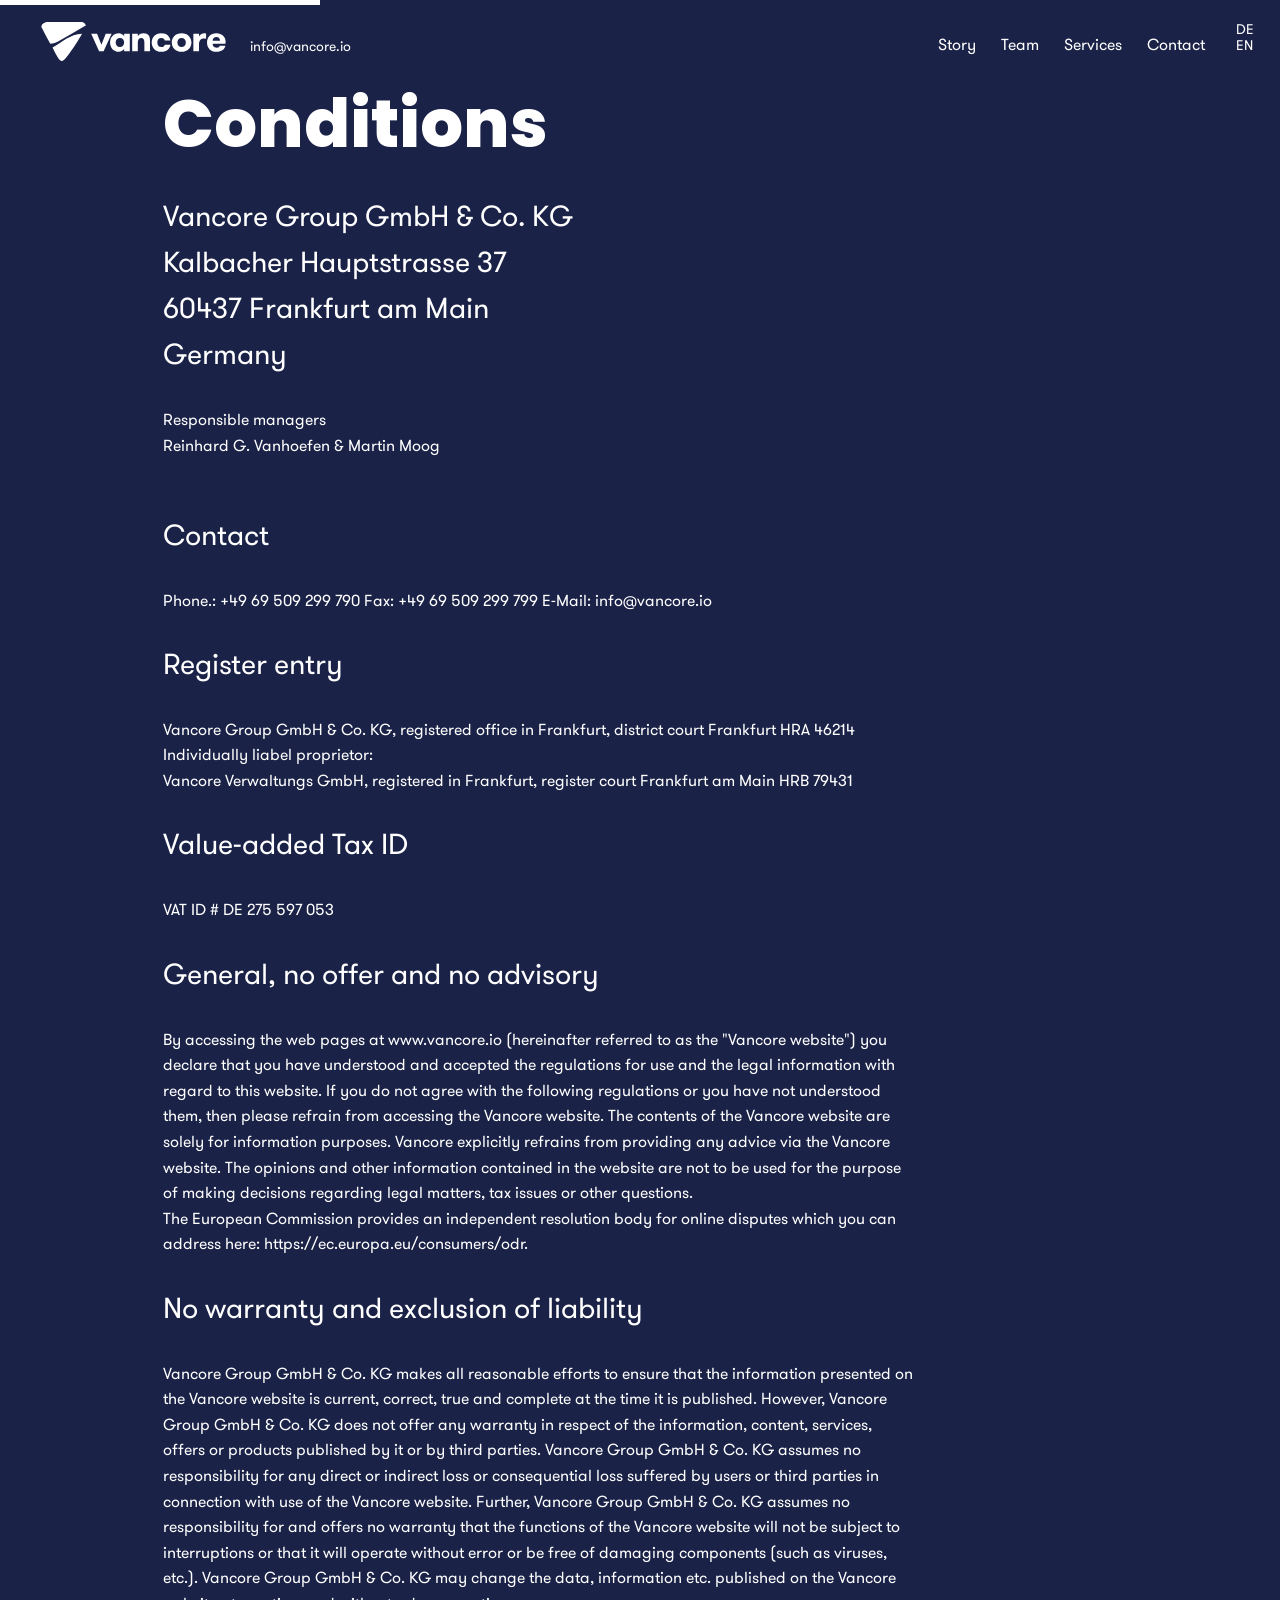
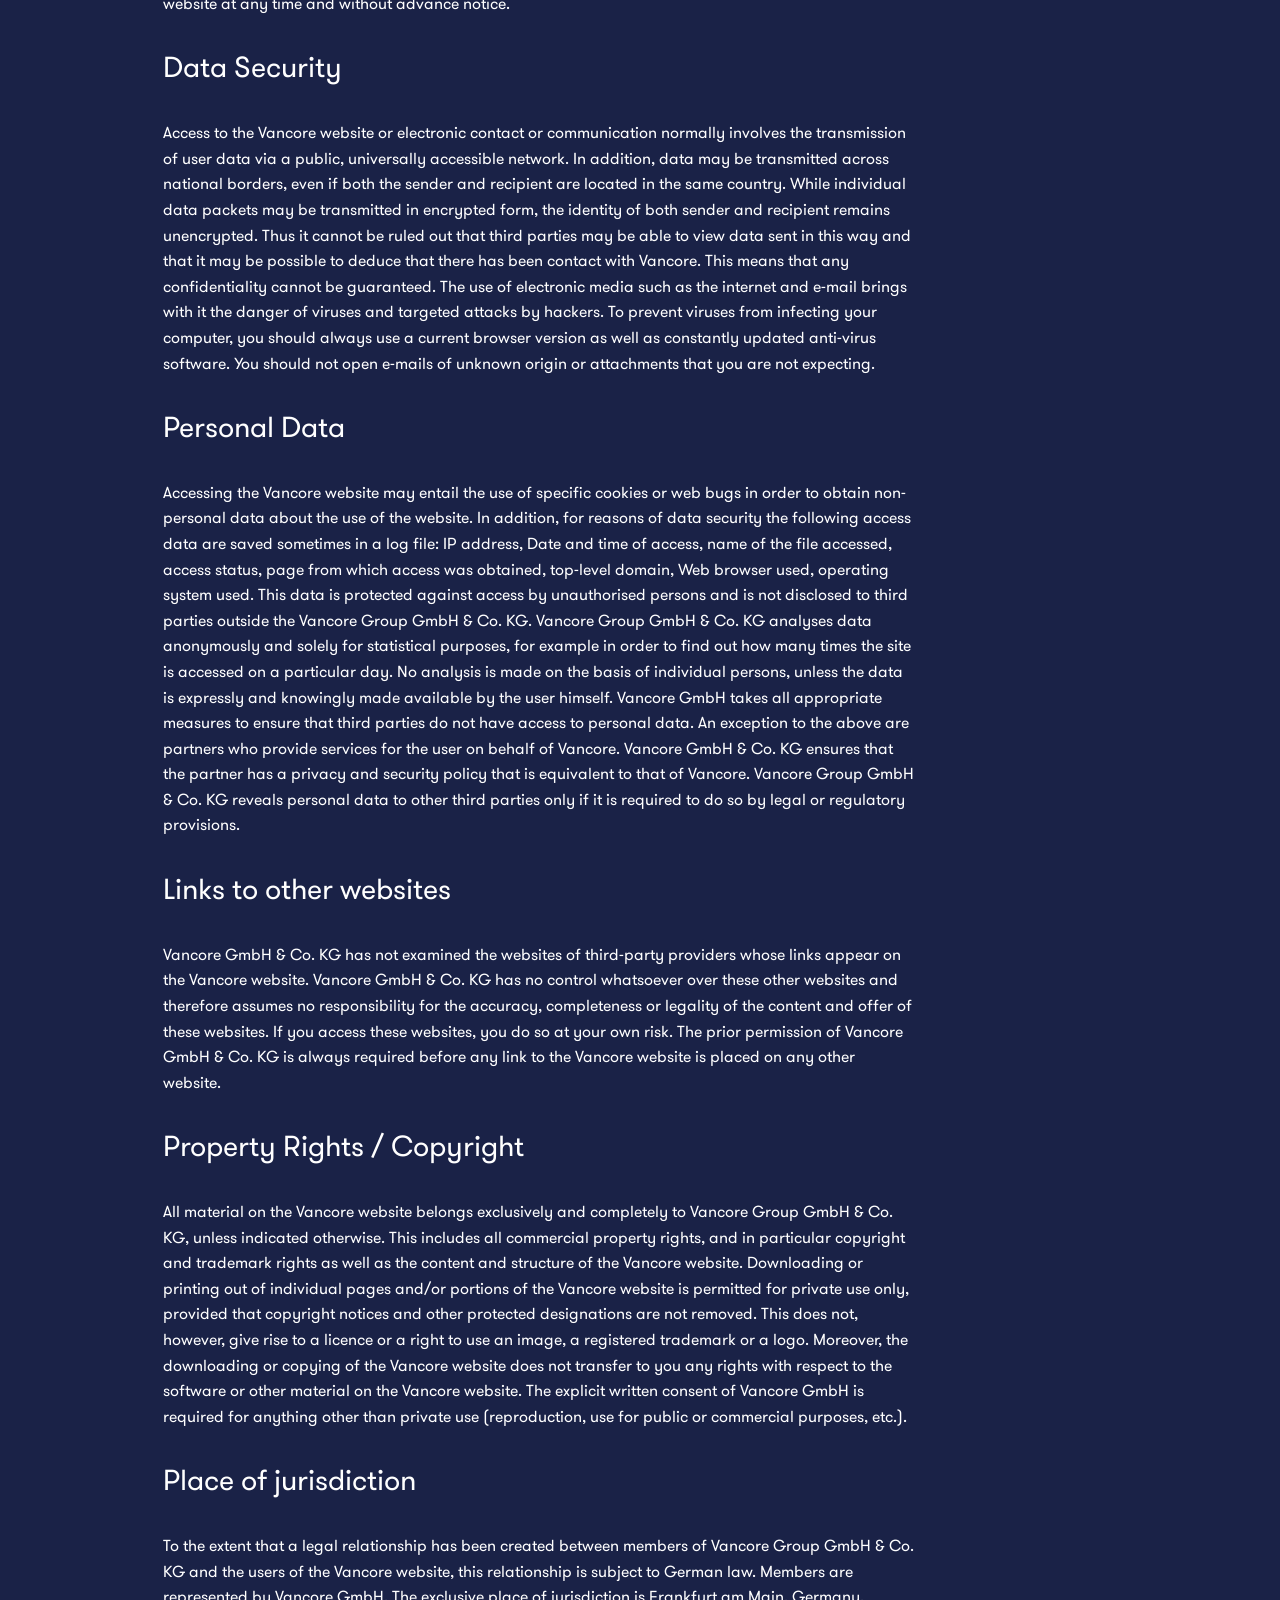
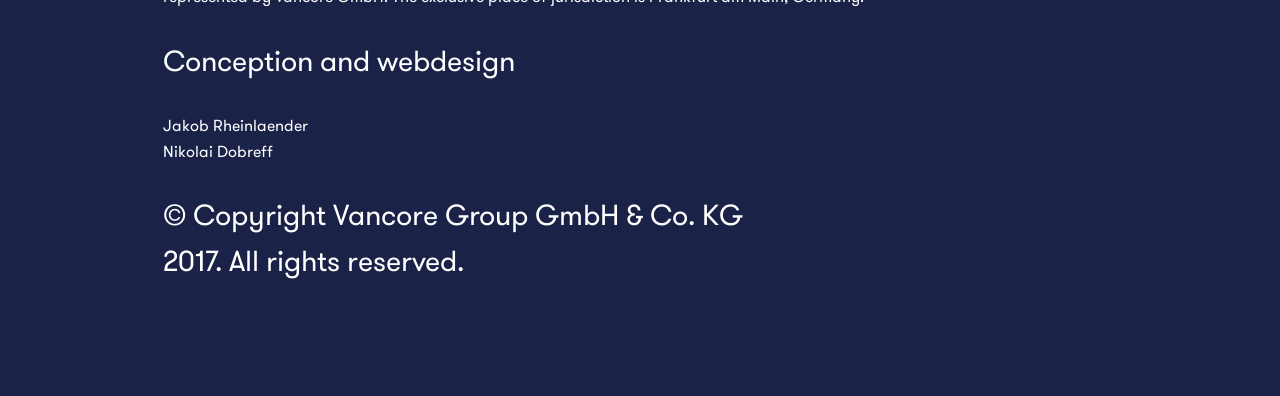
<file: conditions.html>
<!DOCTYPE html PUBLIC "-//W3C//DTD XHTML 1.0 Transitional//EN" "http://www.w3.org/TR/xhtml1/DTD/xhtml1-transitional.dtd">
<html xmlns="http://www.w3.org/1999/xhtml"><head>
<meta http-equiv="Content-Type" content="text/html; charset=UTF-8" />
<title>Vancore – Strategic management consulting</title>
<link href="css/style.css" rel="stylesheet" type="text/css" />
<link href="https://fonts.googleapis.com/css?family=Poppins:400,500,700" rel="stylesheet">
<link href="https://fonts.googleapis.com/css?family=Playfair+Display" rel="stylesheet">
<meta name="viewport" content="width=device-width, initial-scale=1.0, user-scalable=no">
<link rel="icon" type="image/png" href="favicon.png" />

<!-- MENU -->
<link href="css/flexnav.css" rel="stylesheet" type="text/css" />

	<!--PROGRESSBAR-->
	<script src="http://code.jquery.com/jquery-1.11.1.min.js"></script>
        <script src="js/jquery.scrolline.js"></script>
        <script>
            $(function() {
                $.scrolline();
            });    
    </script>

</head>

<body>

<div id="no-landscape">
<h2>No!</h2>
<p class="copy_l">In order to ensure optimal user experience please view our website in portrait mode.</p>
</div>


<!-- HEADER -->
<header>
<a href="en.html"><img id="logo" src="links/logo.svg" alt="Vancore" /></a>
<a href="en.html#kontakt"><p id="subline">info@vancore.io</p></a>
<ul class="flexnav one-page" data-breakpoint="600"> 
    <li><a href="en.html#intro">Story</li></a>
    <li><a href="en.html#team">Team</a></li>
    <li><a href="en.html#leistung">Services</a></li>
	<li><a href="en.html#kontakt">Contact</a></li>

    <li class="responsive_li"><a href="index.html" >Deutsch</a></li>
</ul>
<div class="menu-button"><img src="links/burger.svg" /></div>

<ul id="language">
<li><a href="index.html">DE</a></li>
<li><a href="#">EN</a></li>
</ul>

</header>



	<section class="dark">
    <div class="container">
    <div class="content">
    <div class="col one"></div>
    <div class="ten col">
    <h2>Conditions</h2>
    </div>
    <div class="col one"></div>
    <div class="col one clear"></div>
    <div class="col eight">
<p class="copy_l">
Vancore Group GmbH & Co. KG<br />
Kalbacher Hauptstrasse 37 <br />
60437 Frankfurt am Main <br />
Germany
</p>
<p class="copy_s">
Responsible managers<br />
Reinhard G. Vanhoefen & Martin Moog<br /><br />

</p>
<p class="copy_l">
Contact
</p>
<p class="copy_s">
Phone.: +49 69 509 299 790
Fax: +49 69 509 299 799
E-Mail: info@vancore.io
</p>
<p class="copy_l">
Register entry
</p>
<p class="copy_s">
Vancore Group GmbH & Co. KG, registered office in Frankfurt, district court Frankfurt HRA 46214<br />
Individually liabel proprietor: <br />
Vancore Verwaltungs GmbH, registered in Frankfurt, register court Frankfurt am Main HRB 79431
<p class="copy_l">
Value-added Tax ID</p>
<p class="copy_s">
VAT ID # DE 275 597 053
</p>
<p class="copy_l">
General, no offer and no advisory
</p>
<p class="copy_s">
By accessing the web pages at www.vancore.io (hereinafter referred to as the "Vancore website") you declare that you have understood and accepted the regulations for use and the legal information with regard to this website. If you do not agree with the following regulations or you have not understood them, then please refrain from accessing the Vancore website. The contents of the Vancore website are solely for information purposes. Vancore explicitly refrains from providing any advice via the Vancore website. The opinions and other information contained in the website are not to be used for the purpose of making decisions regarding legal matters, tax issues or other questions.<br />
The European Commission provides an independent resolution body for online disputes which you can address here: https://ec.europa.eu/consumers/odr. 
</p>
<p class="copy_l">
No warranty and exclusion of liability
</p>
<p class="copy_s">
Vancore Group GmbH & Co. KG makes all reasonable efforts to ensure that the information presented on the Vancore website is current, correct, true and complete at the time it is published. However, Vancore Group GmbH & Co. KG does not offer any warranty in respect of the information, content, services, offers or products published by it or by third parties. Vancore Group GmbH & Co. KG assumes no responsibility for any direct or indirect loss or consequential loss suffered by users or third parties in connection with use of the Vancore website. Further, Vancore Group GmbH & Co. KG assumes no responsibility for and offers no warranty that the functions of the Vancore website will not be subject to interruptions or that it will operate without error or be free of damaging components (such as viruses, etc.). Vancore Group GmbH & Co. KG may change the data, information etc. published on the Vancore website at any time and without advance notice.
</p>
<p class="copy_l">
Data Security

</p>
<p class="copy_s">
Access to the Vancore website or electronic contact or communication normally involves the transmission of user data via a public, universally accessible network. In addition, data may be transmitted across national borders, even if both the sender and recipient are located in the same country. While individual data packets may be transmitted in encrypted form, the identity of both sender and recipient remains unencrypted. Thus it cannot be ruled out that third parties may be able to view data sent in this way and that it may be possible to deduce that there has been contact with Vancore. This means that any confidentiality cannot be guaranteed. The use of electronic media such as the internet and e-mail brings with it the danger of viruses and targeted attacks by hackers. To prevent viruses from infecting your computer, you should always use a current browser version as well as constantly updated anti-virus software. You should not open e-mails of unknown origin or attachments that you are not expecting.

</p>
<p class="copy_l">
Personal Data
</p>
<p class="copy_s">
Accessing the Vancore website may entail the use of specific cookies or web bugs in order to obtain non-personal data about the use of the website. In addition, for reasons of data security the following access data are saved sometimes in a log file: IP address, Date and time of access, name of the file accessed, access status, page from which access was obtained, top-level domain, Web browser used, operating system used. This data is protected against access by unauthorised persons and is not disclosed to third parties outside the Vancore Group GmbH & Co. KG. Vancore Group GmbH & Co. KG analyses data anonymously and solely for statistical purposes, for example in order to find out how many times the site is accessed on a particular day. No analysis is made on the basis of individual persons, unless the data is expressly and knowingly made available by the user himself. Vancore GmbH takes all appropriate measures to ensure that third parties do not have access to personal data. An exception to the above are partners who provide services for the user on behalf of Vancore. Vancore GmbH & Co. KG ensures that the partner has a privacy and security policy that is equivalent to that of Vancore. Vancore Group GmbH & Co. KG reveals personal data to other third parties only if it is required to do so by legal or regulatory provisions.

</p>
<p class="copy_l">
Links to other websites
</p>
<p class="copy_s">
Vancore GmbH & Co. KG has not examined the websites of third-party providers whose links appear on the Vancore website. Vancore GmbH & Co. KG has no control whatsoever over these other websites and therefore assumes no responsibility for the accuracy, completeness or legality of the content and offer of these websites. If you access these websites, you do so at your own risk. The prior permission of Vancore GmbH & Co. KG is always required before any link to the Vancore website is placed on any other website.

<p class="copy_l">
Property Rights / Copyright </p>
<p class="copy_s">
All material on the Vancore website belongs exclusively and completely to Vancore Group GmbH & Co. KG, unless indicated otherwise. This includes all commercial property rights, and in particular copyright and trademark rights as well as the content and structure of the Vancore website. Downloading or printing out of individual pages and/or portions of the Vancore website is permitted for private use only, provided that copyright notices and other protected designations are not removed. This does not, however, give rise to a licence or a right to use an image, a registered trademark or a logo. Moreover, the downloading or copying of the Vancore website does not transfer to you any rights with respect to the software or other material on the Vancore website. The explicit written consent of Vancore GmbH is required for anything other than private use (reproduction, use for public or commercial purposes, etc.).
</p>

<p class="copy_l">Place of jurisdiction</p>
<P class="copy_s">To the extent that a legal relationship has been created between members of Vancore Group GmbH & Co. KG and the users of the Vancore website, this relationship is subject to German law. Members are represented by Vancore GmbH. The exclusive place of jurisdiction is Frankfurt am Main, Germany.
</P>


</p>
<p class="copy_l">Conception and webdesign</p>
<p class="copy_s">
<a href="https://www.xing.com/profile/JakobJ_Rheinlaender" target="_blank">Jakob Rheinlaender</a><br />
<a href="http://www.nikolaidobreff.de" target="_blank">Nikolai Dobreff</a>
</p>

<p class="copy_l">
© Copyright Vancore Group GmbH & Co. KG<br />
2017. All rights reserved.
</p>

    </div>
    <div class="col three"></div>
    </div> 
    </div>   
    </section>

<!--MENU-->
<script type="text/javascript" src="js/jquery.flexnav.min.js"></script>
<script>$(".flexnav").flexNav({
	'animationSpeed' : 400, // default drop animation speed
'transitionOpacity': true, // default opacity animation
'buttonSelector': '.menu-button', // default menu button class
'hoverIntent': false, // use with hoverIntent plugin
'hoverIntentTimeout': 600, // hoverIntent default timeout
'calcItemWidths': false // dynamically calcs top level nav item widths

}
	);</script>


</body>


</html>
</file>
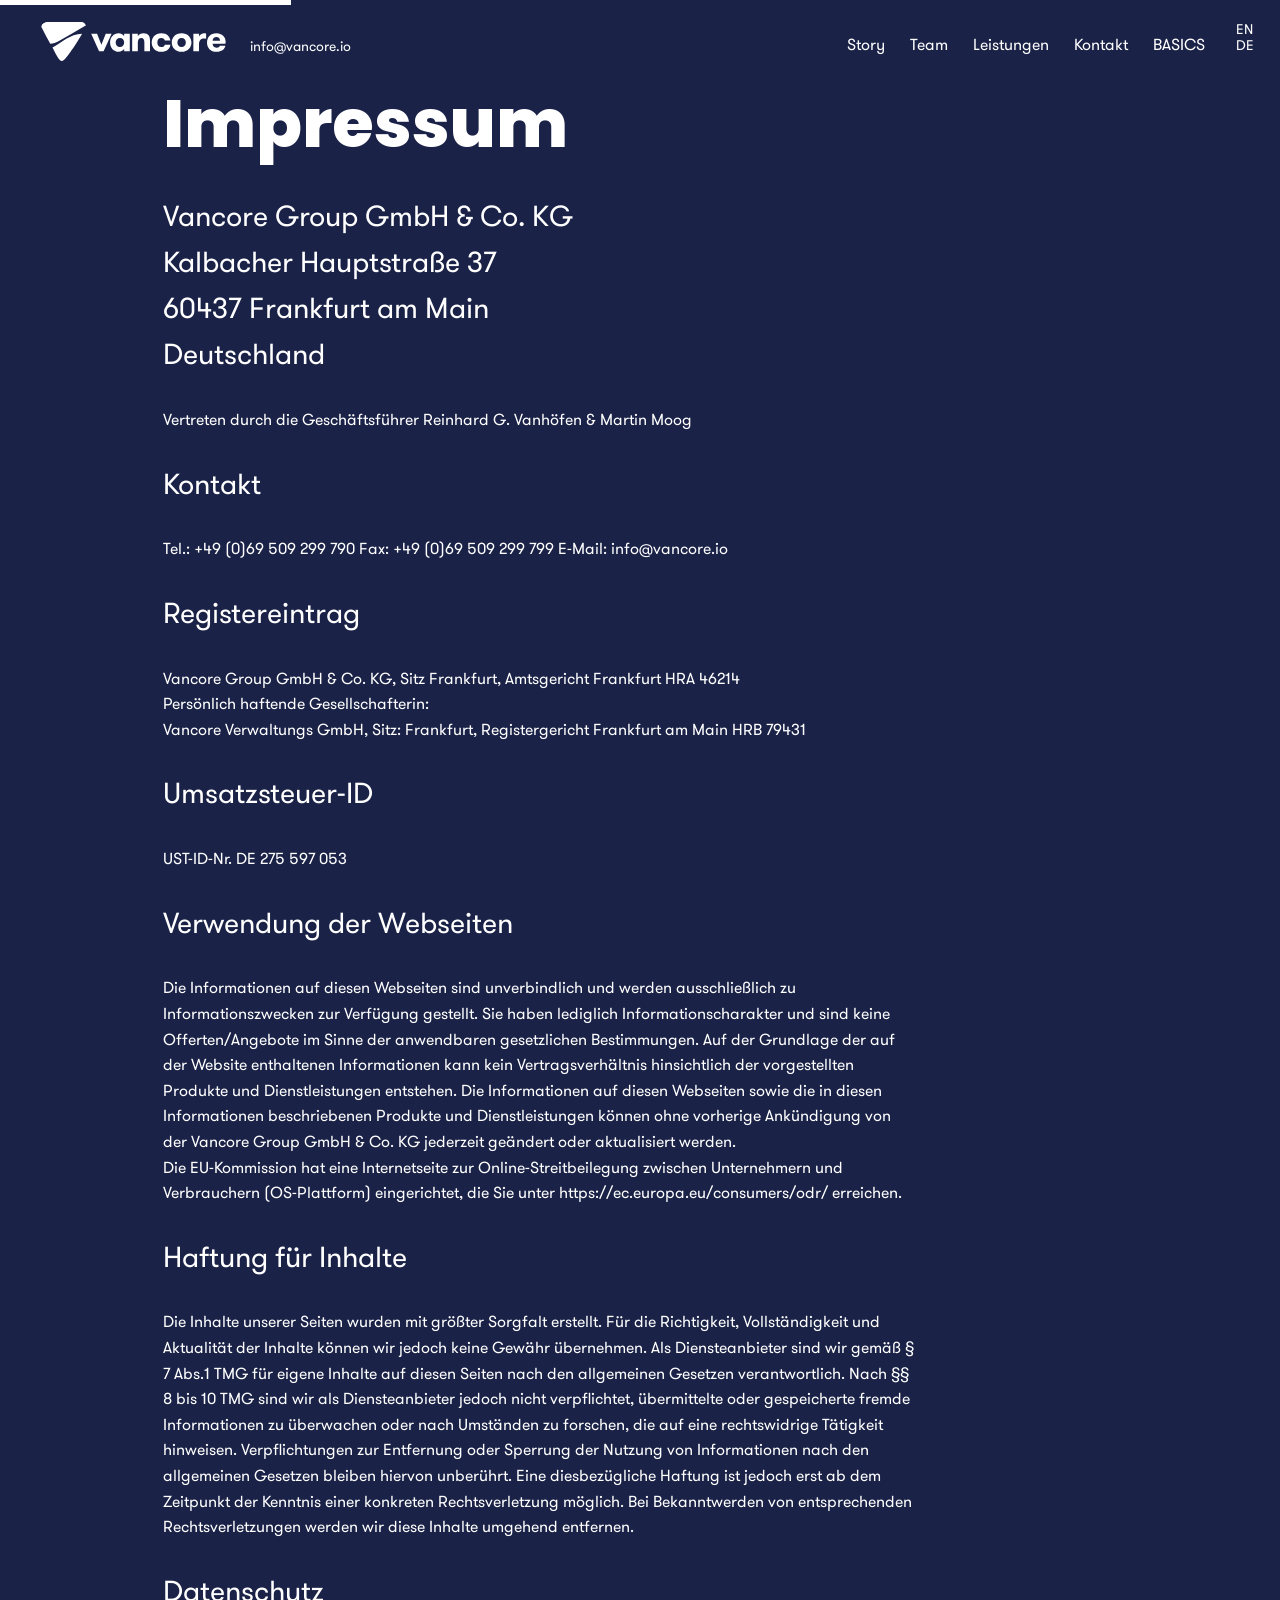
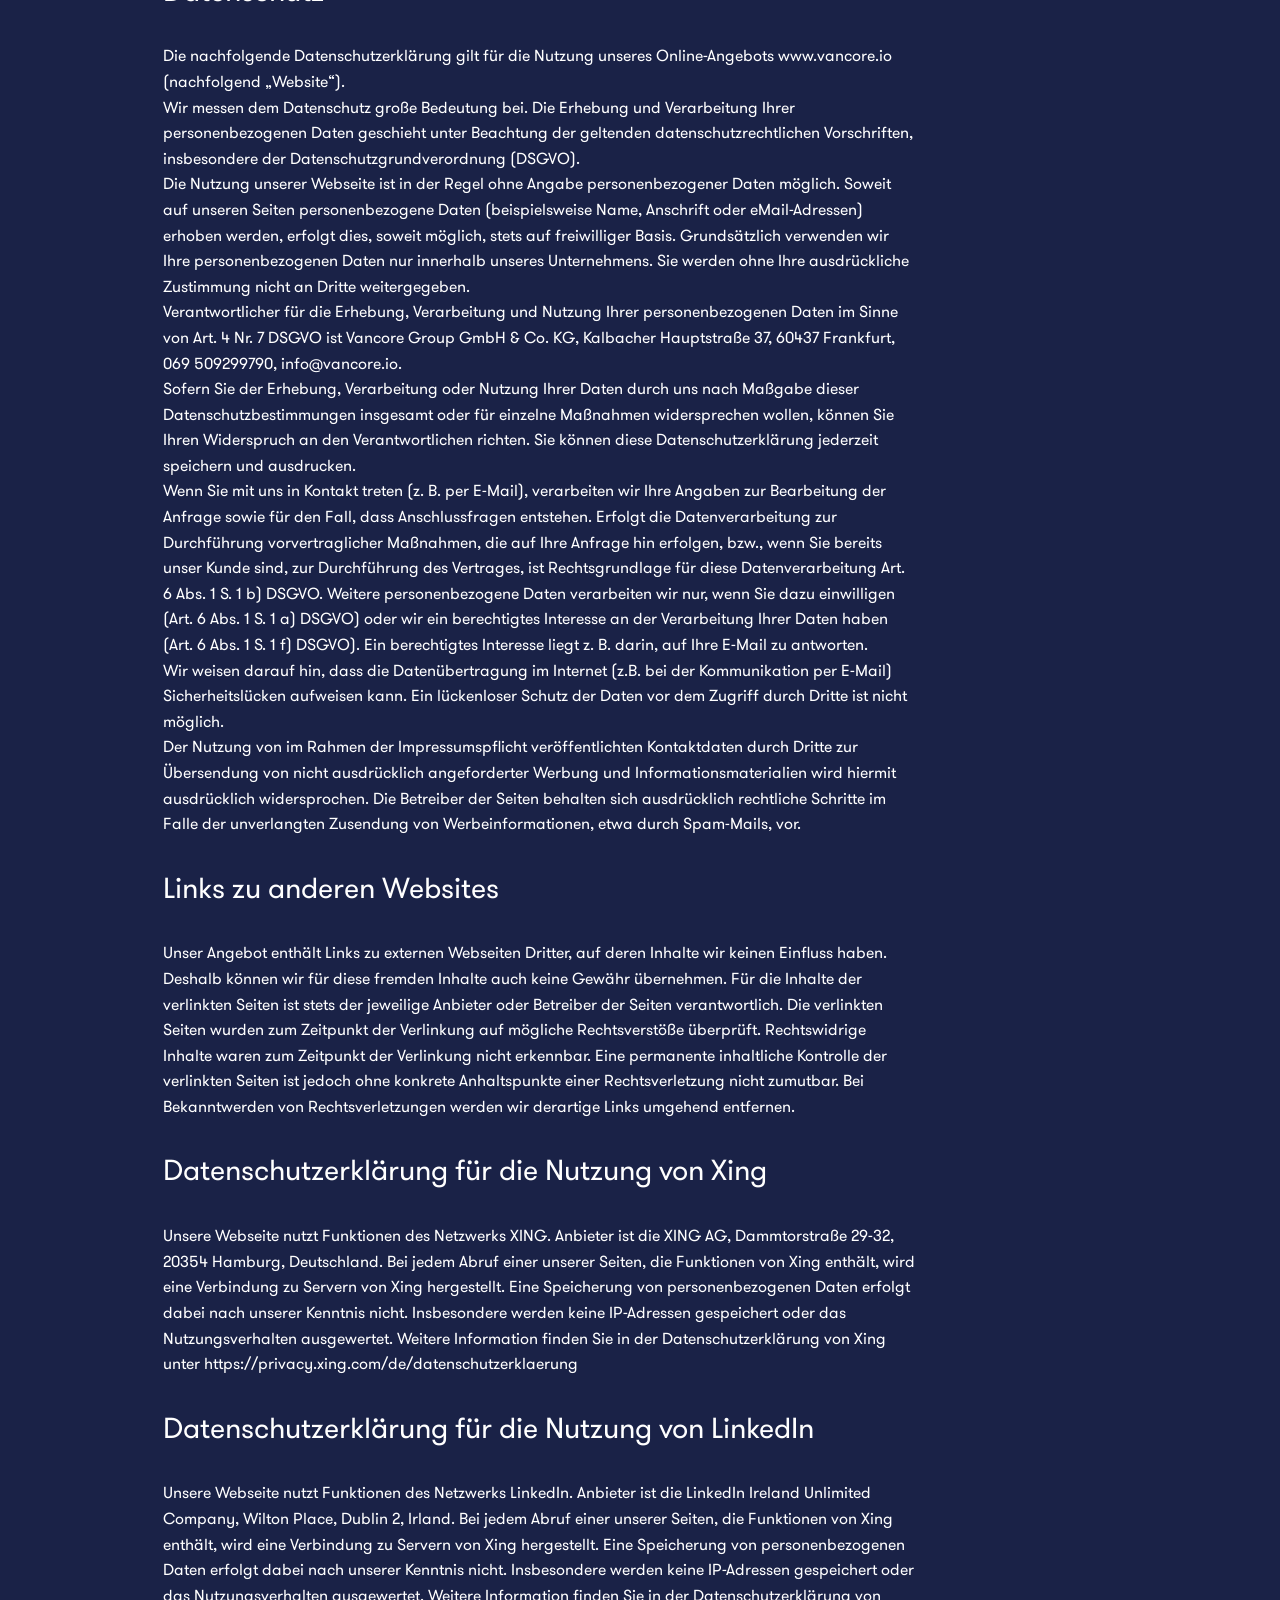
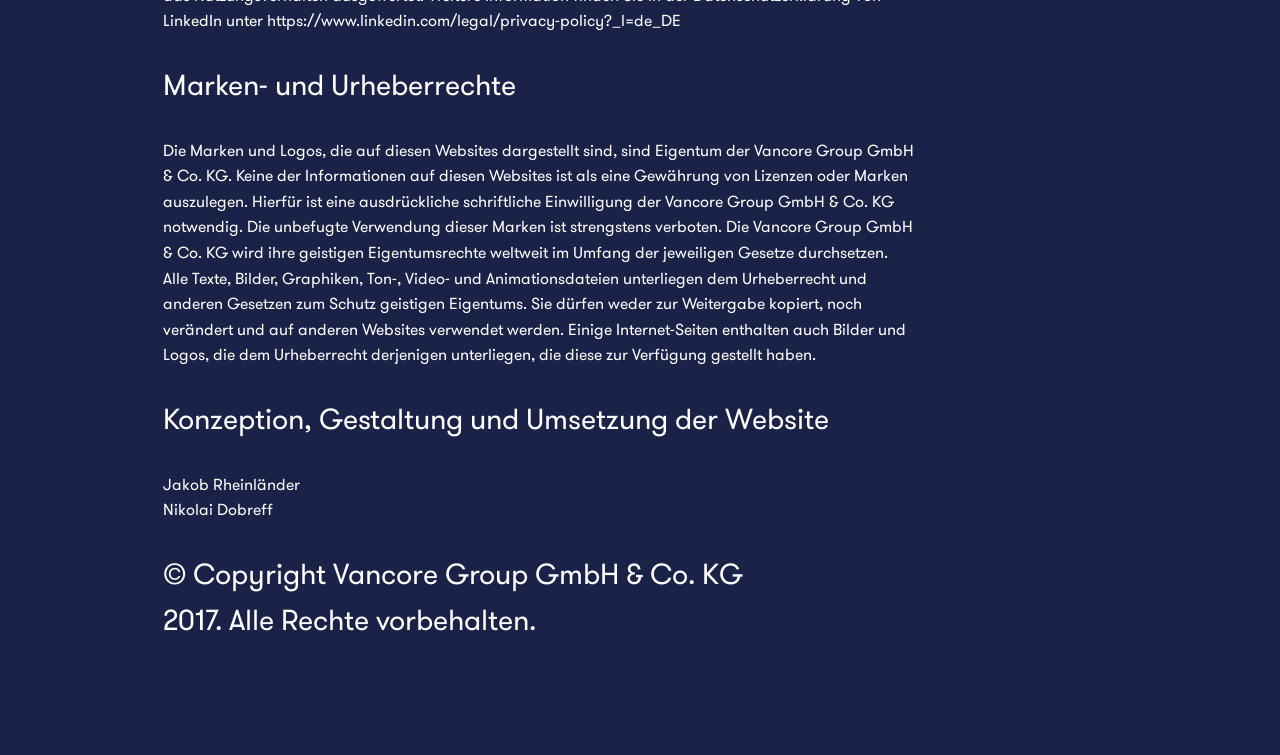
<file: impressum.html>
<!DOCTYPE html PUBLIC "-//W3C//DTD XHTML 1.0 Transitional//EN" "http://www.w3.org/TR/xhtml1/DTD/xhtml1-transitional.dtd">
<html xmlns="http://www.w3.org/1999/xhtml"><head>
<meta http-equiv="Content-Type" content="text/html; charset=UTF-8" />
<title>Vancore – Strategische Managementberatung</title>
<link href="css/style.css" rel="stylesheet" type="text/css" />
<link href="https://fonts.googleapis.com/css?family=Poppins:400,500,700" rel="stylesheet">
<link href="https://fonts.googleapis.com/css?family=Playfair+Display" rel="stylesheet">
<meta name="viewport" content="width=device-width, initial-scale=1.0, user-scalable=no">
<link rel="icon" type="image/png" href="favicon.png" />

<!-- MENU -->
<link href="css/flexnav.css" rel="stylesheet" type="text/css" />

	<!--PROGRESSBAR-->
	<script src="http://code.jquery.com/jquery-1.11.1.min.js"></script>
        <script src="js/jquery.scrolline.js"></script>
        <script>
            $(function() {
                $.scrolline();
            });    
    </script>

</head>

<body>

<div id="no-landscape">
<h2>Nein!</h2>
<p class="copy_l">Für eine optimale Darstellung betrachten Sie unsere Website bitte im Hochformat.</p>
</div>

<!-- HEADER -->
<header>
<a href="index.html"><img id="logo" src="links/logo.svg" alt="Vancore" /></a>
<a href="#kontakt"><p id="subline">info@vancore.io</p></a>
<ul class="flexnav one-page" data-breakpoint="750"> 
    <li><a href="index.html#intro">Story</li></a>
    <li><a href="index.html#team">Team</a></li>
    <li><a href="index.html#leistung">Leistungen</a></li>
	<li><a href="index.html#kontakt">Kontakt</a></li>
    <li><a href="basics.html">BASICS</a></li>

    <li class="responsive_li"><a href="en.html" >English</a></li>
</ul>
<div class="menu-button"><img src="links/burger.svg" /></div>

<ul id="language">
<li><a href="en.html">EN</a></li>
<li><a href="#">DE</a></li>
</ul>

</header>



	<section class="dark">
    <div class="container">
    <div class="content">
    <div class="col one"></div>
    <div class="ten col">
    <h2>Impressum</h2>
    </div>
    <div class="col one"></div>
    <div class="col one clear"></div>
    <div class="col eight">
<p class="copy_l">
Vancore Group GmbH & Co. KG<br />
Kalbacher Hauptstraße 37 <br />
60437 Frankfurt am Main <br />
Deutschland
</p>
<p class="copy_s">
Vertreten durch die Geschäftsführer
Reinhard G. Vanhöfen & Martin Moog
</p>
<p class="copy_l">
Kontakt
</p>
<p class="copy_s">
Tel.: +49 (0)69 509 299 790
Fax: +49 (0)69 509 299 799
E-Mail: info@vancore.io
</p>
<p class="copy_l">
Registereintrag
</p>
<p class="copy_s">
Vancore Group GmbH & Co. KG, Sitz Frankfurt, Amtsgericht Frankfurt HRA 46214<br />
Persönlich haftende Gesellschafterin: <br />
Vancore Verwaltungs GmbH, Sitz: Frankfurt, Registergericht Frankfurt am Main HRB 79431
<p class="copy_l">
Umsatzsteuer-ID
</p>
<p class="copy_s">
UST-ID-Nr. DE 275 597 053
</p>
<p class="copy_l">
Verwendung der Webseiten
</p>
<p class="copy_s">
Die Informationen auf diesen Webseiten sind unverbindlich und werden ausschließlich zu Informationszwecken zur Verfügung gestellt. Sie haben lediglich Informationscharakter und sind keine Offerten/Angebote im Sinne der anwendbaren gesetzlichen Bestimmungen. Auf der Grundlage der auf der Website enthaltenen Informationen kann kein Vertragsverhältnis hinsichtlich der vorgestellten Produkte und Dienstleistungen entstehen. Die Informationen auf diesen Webseiten sowie die in diesen Informationen beschriebenen Produkte und Dienstleistungen können ohne vorherige Ankündigung von der Vancore Group GmbH & Co. KG jederzeit geändert oder aktualisiert werden.<br />
Die EU-Kommission hat eine Internetseite zur Online-Streitbeilegung zwischen Unternehmern und Verbrauchern (OS-Plattform) eingerichtet, die Sie unter https://ec.europa.eu/consumers/odr/ erreichen.
</p>
<p class="copy_l">
Haftung für Inhalte
</p>
<p class="copy_s">
Die Inhalte unserer Seiten wurden mit größter Sorgfalt erstellt. Für die Richtigkeit, Vollständigkeit und Aktualität der Inhalte können wir jedoch keine Gewähr übernehmen. Als Diensteanbieter sind wir gemäß § 7 Abs.1 TMG für eigene Inhalte auf diesen Seiten nach den allgemeinen Gesetzen verantwortlich. Nach §§ 8 bis 10 TMG sind wir als Diensteanbieter jedoch nicht verpflichtet, übermittelte oder gespeicherte fremde Informationen zu überwachen oder nach Umständen zu forschen, die auf eine rechtswidrige Tätigkeit hinweisen. Verpflichtungen zur Entfernung oder Sperrung der Nutzung von Informationen nach den allgemeinen Gesetzen bleiben hiervon unberührt. Eine diesbezügliche Haftung ist jedoch erst ab dem Zeitpunkt der Kenntnis einer konkreten Rechtsverletzung möglich. Bei Bekanntwerden von entsprechenden Rechtsverletzungen werden wir diese Inhalte umgehend entfernen.
</p>
<p class="copy_l">
Datenschutz
</p>
<p class="copy_s">
Die nachfolgende Datenschutzerklärung gilt für die Nutzung unseres Online-Angebots www.vancore.io (nachfolgend „Website“).<br />
Wir messen dem Datenschutz große Bedeutung bei. Die Erhebung und Verarbeitung Ihrer personenbezogenen Daten geschieht unter Beachtung der geltenden datenschutzrechtlichen Vorschriften, insbesondere der Datenschutzgrundverordnung (DSGVO).<br />
Die Nutzung unserer Webseite ist in der Regel ohne Angabe personenbezogener Daten möglich. Soweit auf unseren Seiten personenbezogene Daten (beispielsweise Name, Anschrift oder eMail-Adressen) erhoben werden, erfolgt dies, soweit möglich, stets auf freiwilliger Basis. Grundsätzlich verwenden wir Ihre personenbezogenen Daten nur innerhalb unseres Unternehmens. Sie werden ohne Ihre ausdrückliche Zustimmung nicht an Dritte weitergegeben.<br />
Verantwortlicher für die Erhebung, Verarbeitung und Nutzung Ihrer personenbezogenen Daten im Sinne von Art. 4 Nr. 7 DSGVO ist
Vancore Group GmbH & Co. KG, Kalbacher Hauptstraße 37, 60437 Frankfurt, 069 509299790, info@vancore.io.<br />
Sofern Sie der Erhebung, Verarbeitung oder Nutzung Ihrer Daten durch uns nach Maßgabe dieser Datenschutzbestimmungen insgesamt oder für einzelne Maßnahmen widersprechen wollen, können Sie Ihren Widerspruch an den Verantwortlichen richten. Sie können diese Datenschutzerklärung jederzeit speichern und ausdrucken.<br />
Wenn Sie mit uns in Kontakt treten (z. B. per E-Mail), verarbeiten wir Ihre Angaben zur Bearbeitung der Anfrage sowie für den Fall, dass Anschlussfragen entstehen. 
Erfolgt die Datenverarbeitung zur Durchführung vorvertraglicher Maßnahmen, die auf Ihre Anfrage hin erfolgen, bzw., wenn Sie bereits unser Kunde sind, zur Durchführung des Vertrages, ist Rechtsgrundlage für diese Datenverarbeitung Art. 6 Abs. 1 S. 1 b) DSGVO.
Weitere personenbezogene Daten verarbeiten wir nur, wenn Sie dazu einwilligen (Art. 6 Abs. 1 S. 1 a) DSGVO) oder wir ein berechtigtes Interesse an der Verarbeitung Ihrer Daten haben (Art. 6 Abs. 1 S. 1 f) DSGVO). Ein berechtigtes Interesse liegt z. B. darin, auf Ihre E-Mail zu antworten.<br />
Wir weisen darauf hin, dass die Datenübertragung im Internet (z.B. bei der Kommunikation per E-Mail) Sicherheitslücken aufweisen kann. Ein lückenloser Schutz der Daten vor dem Zugriff durch Dritte ist nicht möglich.<br />
Der Nutzung von im Rahmen der Impressumspflicht veröffentlichten Kontaktdaten durch Dritte zur Übersendung von nicht ausdrücklich angeforderter Werbung und Informationsmaterialien wird hiermit ausdrücklich widersprochen. Die Betreiber der Seiten behalten sich ausdrücklich rechtliche Schritte im Falle der unverlangten Zusendung von Werbeinformationen, etwa durch Spam-Mails, vor.
</p>
<p class="copy_l">
Links zu anderen Websites
</p>
<p class="copy_s">
Unser Angebot enthält Links zu externen Webseiten Dritter, auf deren Inhalte wir keinen Einfluss haben. Deshalb können wir für diese fremden Inhalte auch keine Gewähr übernehmen. Für die Inhalte der verlinkten Seiten ist stets der jeweilige Anbieter oder Betreiber der Seiten verantwortlich. Die verlinkten Seiten wurden zum Zeitpunkt der Verlinkung auf mögliche Rechtsverstöße überprüft. Rechtswidrige Inhalte waren zum Zeitpunkt der Verlinkung nicht erkennbar. Eine permanente inhaltliche Kontrolle der verlinkten Seiten ist jedoch ohne konkrete Anhaltspunkte einer Rechtsverletzung nicht zumutbar. Bei Bekanntwerden von Rechtsverletzungen werden wir derartige Links umgehend entfernen.
</p>
<p class="copy_l">
Datenschutzerklärung für die Nutzung von Xing
</p>
<p class="copy_s">
Unsere Webseite nutzt Funktionen des Netzwerks XING. Anbieter ist die XING AG, Dammtorstraße 29-32, 20354 Hamburg, Deutschland. Bei jedem Abruf einer unserer Seiten, die Funktionen von Xing enthält, wird eine Verbindung zu Servern von Xing hergestellt. Eine Speicherung von personenbezogenen Daten erfolgt dabei nach unserer Kenntnis nicht. Insbesondere werden keine IP-Adressen gespeichert oder das Nutzungsverhalten ausgewertet.
Weitere Information finden Sie in der Datenschutzerklärung von Xing unter https://privacy.xing.com/de/datenschutzerklaerung
</p>
<p class="copy_l">
Datenschutzerklärung für die Nutzung von LinkedIn
</p>
<p class="copy_s">
Unsere Webseite nutzt Funktionen des Netzwerks LinkedIn. Anbieter ist die LinkedIn Ireland Unlimited Company, Wilton Place, Dublin 2, Irland. Bei jedem Abruf einer unserer Seiten, die Funktionen von Xing enthält, wird eine Verbindung zu Servern von Xing hergestellt. Eine Speicherung von personenbezogenen Daten erfolgt dabei nach unserer Kenntnis nicht. Insbesondere werden keine IP-Adressen gespeichert oder das Nutzungsverhalten ausgewertet.
Weitere Information finden Sie in der Datenschutzerklärung von LinkedIn unter https://www.linkedin.com/legal/privacy-policy?_l=de_DE
</p>
<p class="copy_l">
Marken- und Urheberrechte
</p>
<p class="copy_s">
Die Marken und Logos, die auf diesen Websites dargestellt sind, sind Eigentum der Vancore Group GmbH & Co. KG. Keine der Informationen auf diesen Websites ist als eine Gewährung von Lizenzen oder Marken auszulegen. Hierfür ist eine ausdrückliche schriftliche Einwilligung der Vancore Group GmbH & Co. KG notwendig. Die unbefugte Verwendung dieser Marken ist strengstens verboten. Die Vancore Group GmbH & Co. KG wird ihre geistigen Eigentumsrechte weltweit im Umfang der jeweiligen Gesetze durchsetzen. Alle Texte, Bilder, Graphiken, Ton-, Video- und Animationsdateien unterliegen dem Urheberrecht und anderen Gesetzen zum Schutz geistigen Eigentums. Sie dürfen weder zur Weitergabe kopiert, noch verändert und auf anderen Websites verwendet werden. Einige Internet-Seiten enthalten auch Bilder und Logos, die dem Urheberrecht derjenigen unterliegen, die diese zur Verfügung gestellt haben.
</p>
<p class="copy_l">Konzeption, Gestaltung und Umsetzung der Website</p>
<p class="copy_s">
<a href="https://www.xing.com/profile/JakobJ_Rheinlaender" target="_blank">Jakob Rheinländer</a><br />
<a href="http://www.nikolaidobreff.de" target="_blank">Nikolai Dobreff</a>
</p>

<p class="copy_l">
© Copyright Vancore Group GmbH & Co. KG<br />
2017. Alle Rechte vorbehalten.
</p>

    </div>
    <div class="col three"></div>
    </div> 
    </div>   
    </section>

<!--MENU-->
<script type="text/javascript" src="js/jquery.flexnav.min.js"></script>
<script>$(".flexnav").flexNav({
	'animationSpeed' : 400, // default drop animation speed
'transitionOpacity': true, // default opacity animation
'buttonSelector': '.menu-button', // default menu button class
'hoverIntent': false, // use with hoverIntent plugin
'hoverIntentTimeout': 600, // hoverIntent default timeout
'calcItemWidths': false // dynamically calcs top level nav item widths

}
	);</script>


</body>


</html>
</file>
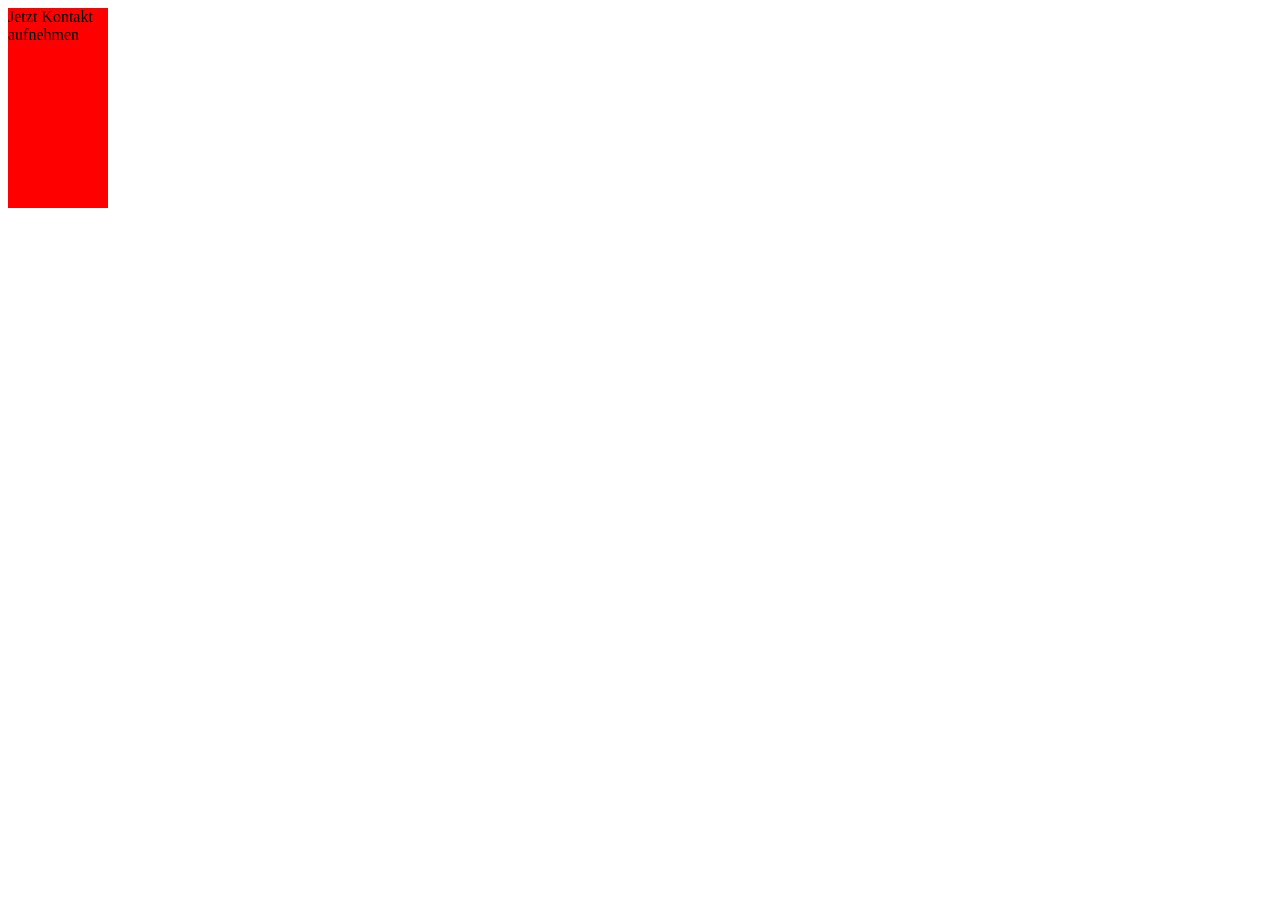
<file: test-mail.html>
<!DOCTYPE html>
<html lang="en">
<head>
    <meta charset="UTF-8">
    <title>test-mail</title>

    <script type="javascript" language="JavaScript">

        let mailadress = "info@vancore.de";
        let subject = "Hello World Subject";
        let message = "Hi, \\ Wie geht's?";
        let scoresequence = [];

        let maillink = document.getElementById("contact-link").addEventListener("click", changeLink());

        maillink.setAttribute(href="mailto:callmetgomas@web.de");

        console.log("mailto:" + mailadress + "?subject:" + subject + "?body:" + message);

        function changeLink(){
            let link = document.getElementById("contact-link");

            link.href =  "mailto:" + mailadress + "?subject:" + subject + "?body:" + message;
        }


    </script>

</head>
<body>

    <div id="mailcontainer" style="width: 100vh; height: 100vh">
        <div id="contact-container" style="position: absolute; margin: auto 0; background: red; width: 100px; height: 200px;">
            <script type="text/javascript" language="javascript">
                <!--
                // Email obfuscator script 2.1 by Tim Williams, University of Arizona
                // Random encryption key feature coded by Andrew Moulden
                // This code is freeware provided these four comment lines remain intact
                // A wizard to generate this code is at http://www.jottings.com/obfuscator/
                {
                    coded             = "vNg6@BlNY63r.v6";
                    key             = "UkQNjRb9hVPeY0d7D5maWiOFMHrLZS2XoqlxvIfy83AJsCT6KunBzgw4G1pctE";
                    shift           = coded.length;
                    let mailadress  = "";
                    let message     = "";
                    let subject     = "";
                    for (i=0; i<coded.length; i++) {
                        if (key.indexOf(coded.charAt(i)) == -1) {
                            ltr = coded.charAt(i);
                            mailadress += (ltr);
                        } else {
                            ltr = (key.indexOf(coded.charAt(i)) - shift + key.length) % key.length;
                            mailadress += (key.charAt(ltr));
                        }
                    }

                    subject = "subject";
                    message = "message";
                    let mail = "mailto:" + mailadress; //+ "?subject:" + subject + "?body:" + message;

                    document.write("<a href='mailto:"+link+subject+message+"'>Jetzt Kontakt aufnehmen</a>")
                }
                //-->
            </script><noscript>Sorry, you need Javascript on to email me.</noscript>

            <a id="contact-link">Jetzt Kontakt aufnehmen</a>

        </div>
    </div>


</body>
</html>
</file>
<file: css/style.css>
@charset "UTF-8";

/*FONT*/
@font-face {
    font-family: 'GT Walsheim Bold';
    src: url('../font/gt-walsheim-bold-webfont.ttf') format('truetype');
    font-family: 'GT Walsheim Light';
    src: url('../font/gt-walsheim-regular-webfont.ttf') format('truetype');

}

/*BASIC*/

/*MENU*/

#no-landscape {
    display: none;
}

header {
    position: fixed;
    height: 80px;
    background: #1A2247;
    width: 100%;
    z-index: 999;
}

#language {
    position: fixed;
    right: 2%;
    top: 23px;
    list-style: none;
    padding: 0;
    margin: 0;
    line-height: 16px;
}

#language li {
    color: white;
    padding: 0;
    margin: 0;
}

#logo {
    position: fixed;
    width: 200px;
    top: 22px;
    left: 3%;
    z-index: 999;
}

#subline {
    position: fixed;
    color: white;
    left: 250px;
    top: 23px;
    padding-right: 10px;
}

.responsive_li {
    display: none !important;
}

body {
    margin: 0;
    padding: 0;
    font-size: 14px;
    font-family: GT Walsheim Light, Poppins, sans serif;
    font-weight: 500;
    line-height: 1.6;
    color: #0000A0;
    -webkit-font-smoothing: antialiased;
    -moz-osx-font-smoothing: grayscale;
    height: auto !important;
}

.margin_100 {
    width: 100%;
    height: 100px;
    clear: both;
}

.margin_33vh {
    width: 100%;
    height: 33vh;
    clear: both;
}

.fade-in {
    position: relative;
    z-index: 5;
    background: #1A2247;
    color: white;
    top: -245px;
    height: 210px;
    padding-top: 60px;
}

/*HEADER*/

/*IMAGE*/

.infografik {
    width: 40%;
    display: block;
    margin: 0 auto;
    padding: 24px;
}

.resp {
    display: none;
}

.icon {
    height: 100px;
    display: block;
    margin: 0 auto;
}

.circled {
    width: 220px;
    height: 220px;
    border-radius: 110px;
    background: none;
    margin: 0 auto;
    font-weight: 800;
    line-height: 220px;
    font-size: 1.3rem;
}

#fokus {
    color: #5e7aff;
    border: 2px solid #5e7aff;

}

.circle_resp {
    width: 220px;
    height: 220px;
    border-radius: 110px;
    margin: 25px auto;
    line-height: 220px;
    text-align: center;
    font-size: 1.3rem;
    font-family: GT Walsheim Bold, Poppins, sans serif;
    font-weight: 800;
    background: none;
}

#fokus_resp {
    border: 2px solid #5e7aff;
    color: #5e7aff;
}

.circled_solve {
    display: none
}

#struktur {
    color: white;
    border: 2px solid white;
}

#struktur_resp {
    color: white;
    border: 2px solid white;
}

#haltung {
    color: #44ffff;
    border: 2px solid #44ffff;
}


#haltung_resp {
    color: #44ffff;
    border: 2px solid #44ffff;
}


@-moz-keyframes Gradient {
    0% {
        background-position: 0% 50%
    }
    50% {
        background-position: 100% 50%
    }
    100% {
        background-position: 0% 50%
    }
}

@keyframes Gradient {
    0% {
        background-position: 0% 50%
    }
    50% {
        background-position: 100% 50%
    }
    100% {
        background-position: 0% 50%
    }
}

.quote-brand {
    height: 36px;
    opacity: 0.3;
    display: block;
    margin: 0 auto;
}

.quote-brand-left {
    height: 36px;
    opacity: 0.3;
    display: block;
    margin: 0;
}

.quote-brand:hover {
    opacity: 0.8;
    transition: ease all 0.5s;
}

.quote-brand-left:hover {
    opacity: 0.8;
    transition: ease all 0.5s;
}

/*GRID SYSTEM*/

section {
    width: 100%;
    margin: 0;
    padding: 80px 0;
    overflow: hidden;
    display: table;
    clear: both;
}


.content {
    overflow: hidden;
}

.stage {
    height: 100vh;
    padding: 0;
    margin: 0;
}


.light {
    background: #E1F0FF;
    color: #0000A0;
}

.dark {
    background: #1A2247;
    color: white;
}

.container {
    max-width: 1440px;
    margin: 0 auto;
    padding: 0 3%;
    display: table-cell;
    vertical-align: middle;
}

.col {
    padding: 0 2%;
    float: left;
    box-sizing: border-box;
    min-height: 1px;
}

.clear {
    clear: both;
}

.one {
    width: 8.33%;
}

.two {
    width: 16.66%;
}

.three {
    width: 25%;
}

.four {
    width: 33.33%;
}

.five {
    width: 41.65%;
}

.six {
    width: 50%;
}

.seven {
    width: 58.33%;
}

.eight {
    width: 66.64%;
}

.nine {
    width: 75%;
}

.ten {
    width: 83.3%
}

.eleven {
    width: 91.66%;
}

.twelve {
    width: 100%;
}

/**/

/*FONT STYLES*/

a {
    text-decoration: none;
    color: inherit;
}

a:hover {
    text-decoration: underline;
    transition: ease all 0.5s;

}

h1 {
    font-size: 8.5rem;
    font-family: GT Walsheim Bold, Poppins, sans serif;
    font-weight: 800;
    text-align: center;
    line-height: 1;
    margin: 0;
    padding: 0;
}

h2 {
    font-size: 4.2rem;
    font-family: GT Walsheim Bold, Poppins, sans serif;
    font-weight: 800;
    line-height: 1.3;
    margin: 0;
    padding: 0;
}

h4 {
    font-size: 2rem;
    font-family: GT Walsheim Bold, Poppins, sans serif;
    font-weight: 800;
    line-height: 1.6;
    margin: 0;
    padding: 0;
}

strong {
    font-family: GT Walsheim Bold, Poppins, sans serif;
}

.bu {
    text-align: center;
}

.copy_s {
    font-size: 1rem !important;
}

.copy_m {
    font-family: GT Walsheim Bold, Poppins, sans serif;
    font-weight: 800;
    font-size: 1.3em;
    text-align: center;
}


.copy_l {
    font-size: 1.8rem;
}

.bold {
    font-weight: 800;
    font-family: GT Walsheim Bold, Poppins, sans serif;
}

.quote_light h3 {
    font-size: 1.3rem;
    margin: 0 auto 40px auto;
    width: 80%;
    border-bottom: 2px solid black;
    padding: 0 0 25px 0;
    font-weight: 500;
}

.quote_dark h3 {
    font-size: 1.3rem;
    margin: 0 auto 40px auto;
    width: 80%;
    border-bottom: 2px solid white;
    padding: 0 0 25px 0;
    font-weight: 500;
}


/**/

/*MODULE*/

#overscroll {
    position: relative;
    z-index: 1;
    top: 100vh;
    background: #fff;
}

/*START*/
#start {
    position: fixed;
    z-index: 0;
}

/*INTRO*/
#intro {
    /*background-image:url(../links/stone.jpg);
      background-size: calc(100% + 50px);
    background-repeat:no-repeat;*/
    color: #0000A0;

}

/*QUOTE*/

.quote_light {
    color: black;
    text-align: center;
    background: #f3f3f3;
    height: 100vh;
    padding: 0;
}

.quote_dark {
    color: white;
    text-align: center;
    height: 100vh;
}


.button {
    margin: 40px 0;
    padding: 10px 20px;
    border: 2px solid #0000FF;
    background: none;
    font-family: inherit;
    font-size: 1em;
    color: #0000FF;
    display: inline-block;
    transition: all 0.5s ease;
}

.button:hover {
    background: #0000FF;
    color: white;
    text-decoration: none !important;
}


/*WIR WISSEN*/
.border {
    padding: 0 0 20px 0;
    border-bottom: 2px solid black;
    font-size: 1.3rem;
    font-weight: 500;
    color: black;
}

.black {
    color: black !important;
}

#censor {
    height: 14px;
    width: 140px;
    background: black;
    display: inline-block;
    margin-right: 6px;
    float: left;
    margin-top: 3px;
}

#tempofix {
    background: white;
    height: 80px;
    padding-top: 80px;
    width: 100%;
    z-index: 5;
}


/* TEAM */

.team {
    padding: 12vh 0;
    overflow: hidden;
}

.team.center {
    text-align: center;
}


.team p {
    margin-top: 0;
}

.team .social {
    padding: 0;
    margin: 0;
}

.team .social li {
    text-decoration: underline;
    font-family: GT Walsheim Bold, Poppins, sans serif;
    font-weight: 800;
    list-style: none;
    padding: 0;
    float: left;
    margin: 0 20px 0 0;
}

.team.center .social {
    width: 70%;
    margin: 0 auto;
}

.team.center .social li {
    width: 100%;
    margin: 0;
    clear: both;
    text-align: center;
}


.team .social li:hover {
    color: blue;
    transition: all ease 0.5s;
}

.profil {
    width: 220px;
    height: 220px;
    border-radius: 110px;
    background-size: cover;
    background-repeat: no-repeat;
    margin: 0 auto 25px auto;
}


#moog {
    background-image: url(../links/team_moog.jpg)
}

#vanhoefen {
    background-image: url(../links/team_vanhoefen.jpg)
}

#thiele {
    background-image: url(../links/team_thiele.jpg)
}

#esser {
    background-image: url(../links/team_esser.jpg)
}

#grimme {
    background-image: url(../links/team_grimme.jpg)
}

#gww {
    background-image: url(../links/team_gww.jpg)
}

#wegner {
    background-image: url(../links/team_wegner.jpg)
}

#horn {
    background-image: url(../links/team_horn.jpg)
}

#husmann {
    background-image: url(../links/team_husmann.jpg)
}

#roellich {
    background-image: url(../links/team_roellich.jpg)
}

#fourman {
    background-image: url(../links/team_fourman.jpg)
}

#roellich {
    background-image: url(../links/team_roellich.jpg)
}

#teichmann {
    background-image: url(../links/team_teichmann.jpg)
}

#friedrich {
    background-image: url(../links/team_friedrich.jpg)
}

#werner {
    background-image: url(../links/team_werner.jpg)
}

#bruns {
    background-image: url(../links/team_bruns.jpg)
}

#schuett {
    background-image: url(../links/team_schuett-fahrenkrog.jpg)
}

#huemmler {
    background-image: url(../links/team_huemmler.jpg)
}



/*LEISTUNG
#leistung {
    text-align:center;
    }*/


#wirbieten{
    font-size: 1.8rem;
    margin: 0;
    padding: 25px 0 25px 0;
    border-top: 2px solid white;
}

#wasbringen{
    font-size: 1.8rem;
    margin: 0;
    padding: 0 0 25px 0;
}

.detail_list {
    font-size: 1rem;
    margin: 0;
    padding: 0;
}

.fokus {
    color: #5e7aff;
}

.struktur {
    color: #0040ff;
}

.haltung {
    color: #44ffff;
}

.atomium {
    width: 80%;
    padding: 35% 0;;
    border-radius: 50%;
    position: relative;
    mix-blend-mode: hard-light;
    box-sizing: border-box;
    -webkit-box-sizing: border-box;
    -moz-box-sizing: border-box;

}

.atomium:hover {
    box-sizing: border-box;
    -webkit-box-sizing: border-box;
    -moz-box-sizing: border-box;
    box-shadow: 1px 1px 1px black;
    -webkit-box-shadow: 0px 0px 40px 0px rgba(0, 0, 0, 0.75);
    -moz-box-shadow: 0px 0px 40px 0px rgba(0, 0, 0, 0.75);
    box-shadow: 0px 0px 40px 0px rgba(0, 0, 0, 0.75);
    transition: all ease 0.2s;
    z-index: 5;
}

.atomium#fokus {
    left: 22vw;
}

.atomium#struktur {
    right: 22vw;
}

.atomium#haltung {
    top: 30vh;
}

#leistung_01 {
    color: #5e7aff
}

#leistung_02 {
    color: #44ffff;
}

#leistung_03 {
    color: #0042ff;
}

#atomium {
    width: 30%;
    display: block;
    margin: 0 auto;
    padding-top: 50px;
}


/*BASICS-INFO*/

#basics-new {
    background-color: white;
    color: #1A2247;
    font-size: 9pt;
    padding: 2px;
    border-radius: 2px;
}

#basics {
    margin: 0 auto;
}

#basics {
    height: auto;
    position: relative;
    padding-top: 80px;
}

.basics-info-box {
    display: grid;
    grid-template-areas: "basics-info-text"
                         "basics-info-line"
                         "basics-info-a";
    width: 300px;
    position: relative;
    margin: 0 auto;
    text-align: center;
    font-size: 1.2em;
}

.basics-info-box p {
    grid-area: basics-info-text;
    width: 100%;
}

.basics-info-box hr {
    grid-area: basics-info-line;
    width: 100%;
    margin-bottom: 20px;
}

.basics-info-link {
    width: 100%;
    position: relative;
    grid-area: basics-info-a;
}

.basics-info-link a {
    display: block;
    padding-top: 10px;
    padding-bottom: 10px;
    width: 100%;
    background-color: #5e7aff;
    font-weight: 700;
}

.basics-info-link a:hover {
    background-color: #ACC0FF;
}


/*KONTAKT*/

#kontakt #kontaktmail {
    margin-top: 0;
}

#map {
    position: relative;
    left: 0;
    right: 0;
    bottom: 0;
    z-index: 10;
}

/*FOOTER*/

footer {
    height: 10vh;
    bottom: 0;
    padding: 50px 0;
    text-align: center;
}

.referenz {
    display: block;
    width: 50%;
    opacity: 0.6;
    padding: 100px 0;
    margin: 0 auto;
}

@media screen and (max-width: 1000px) { /*before 1100 -> fix for double circles*/
    #start {
        position: absolute;
    }

    .fade-in {
        top: -257px;
    }

    .circled_solve {
        display: block;
        padding-bottom: 15px;
    }
}

@media screen and (max-width: 1000px) {

    .circled_solve {
        display: none
    }

    .container {
        max-width: 1000px;
        margin: 0 auto;
        padding: 0 3%;
        display: table-cell;
        vertical-align: middle;
    }

    .col {
        padding: 0 2%;
        float: left;
        box-sizing: border-box;
        min-height: 1px;
    }

    .clear {
        clear: both;
    }

    .one {
        width: 0;
    }

    .two {
        width: 16.6%;
    }

    .three {
        width: 100%;
    }

    .four {
        width: 100%;
    }

    .five {
        width: 100%;
    }

    .six {
        width: 100%;
    }

    .seven {
        width: 100%;
    }

    .eight {
        width: 100%;
    }

    .nine {
        width: 100%;
    }

    .ten {
        width: 100%
    }

    .eleven {
        width: 100%;
    }

    .twelve {
        width: 100%;
    }


    .quote_light h3 {
        padding: 100px 0 25px 0;
    }

    .circled, .fade-in {
        display: none;
    }

    .resp {
        display: block;
        margin-bottom: 100px;
    }

    .resp p {
        text-align: center;
    }

    #subline {
        left: 225px;
    }

    .profil {
        margin-top: 50px
    }

    .team {
        padding: 0;
        text-align: center;
        margin-bottom: 50px;
    }

    .team .social li {
        float: none;
        margin: 0;
    }

    #wirbieten{
        padding: 25px 0 0px 25px;
    }

    #wasbringen{
        padding: 25px 0 0px 25px;
    }
}

@media screen and (max-width: 800px) {

    #subline {
        display: none !important;
    }


    .basics-info-box {
        width: 250px;
        padding-bottom: 40px;
    }
}

@media screen and (max-width: 650px) {

    #language{
        display: none;
    }

    .responsive_li {
        display: block !important;
        text-transform: uppercase;
        margin-top: 50px !important;
        font-size: 1rem !important;
        letter-spacing: 1px !important;
    }
}

@media screen and (max-width: 600px) {

    #subline {
        display: none;
    }

    #atomium {
        width: 100%;
    }

    /*#language {
        display: none;
    }*/

    .margin_33vh {
        height: 15vh;
    }

    .margin_100 {
        height: 30px;
    }

    /*.responsive_li {
        display: block !important;
        text-transform: uppercase;
        margin-top: 50px !important;
        font-size: 1rem !important;
        letter-spacing: 1px !important;
    }*/

    .container {
        max-width: 94vw;
    }

    .copy_l {
        font-size: 1.5rem;
    }

    h1 {
        font-size: 6rem;
    }

    h2 {
        font-size: 2.1rem;
        line-height: 1.2
    }

    .quote_light {
        padding-bottom: 80px;
    }

    .quote_light h3 {
        width: 100%;
        padding: 50px 0 25px 0;
        margin: 0 auto 20px auto;
    }

    #tempofix {
        height: 50px;
    }


    #wirbieten {
        font-size: 1.5rem;
    }

    #wasbringen {
        font-size: 1.5rem;
    }

    .team .copy_l {
        margin-bottom: 0;
    }

    .team p {
        line-height: 1.2;
    }
}

@media screen and (max-height: 479px) and (orientation: landscape) {


    #no-landscape {
        display: block;
        width: 94%;
        height: 100vh;
        background: #1a2247;
        color: white;
        position: fixed;
        z-index: 1000;
        text-align: center;
        padding: 15vh 3% 0 3%;
        margin: 0 auto;
    }


}
</file>
<file: css/flexnav.css>
/* Flexnav Base Styles */
.flexnav {
  -webkit-transition: none;
  -moz-transition: none;
  -ms-transition: none;
  transition: none;
  -webkit-transform-style: preserve-3d;
  overflow: hidden;
  margin: 0 auto;
  width: 90%;
  right:10%;
  top:34px;
  position:absolute;
  max-height: 0; 
 }
  .flexnav.opacity {
    opacity: 0; }
  .flexnav.flexnav-show {
    max-height: 2000px;
    opacity: 1;
    -webkit-transition: all .5s ease-in-out;
    -moz-transition: all .5s ease-in-out;
    -ms-transition: all .5s ease-in-out;
    transition: all .5s ease-in-out; }
  
  .flexnav.one-page {
    position: fixed;
    top: 50px;
    right:0;
    max-width:100%;
	width:auto; }
	
  .flexnav li {
    font-size: 1rem;
 	width:auto;
	padding-right:25px;
	float:left;
	color:white;
    overflow: hidden; }
 
  .flexnav li ul {
    width: 100%; }
    .flexnav li ul li {
      font-size: 100%;
      position: relative;
      overflow: hidden; }
  .flexnav li ul.flexnav-show li {
    overflow: visible; }
  .flexnav li ul li a {
    display: block;
    background: #b2b2af; }
  .flexnav ul li ul li a {
    background: #bfbfbc; }
  .flexnav ul li ul li ul li a {
    background: #cbcbc9; }
  .flexnav .touch-button {
    position: absolute;
    z-index: 999;
    top: 0;
    right: 0;
    width: 50px;
    height: 50px;
    display: inline-block;
    background: #acaca1;
    background: rgba(0, 0, 0, 0.075);
    text-align: center; }
    .flexnav .touch-button:hover {
      cursor: pointer; }
    .flexnav .touch-button .navicon {
      position: fixed;
      top: 3%;
      font-size: 1rem;
      color:white; }

.menu-button {
  position: relative;
  display: block;
  padding: 1em;
  color: white;
  cursor: pointer;
  z-index:999;
  float:right;
  top:15%;
  right:3%; }
  
  .menu-button img {
	  width:30px;
	  }
	  
  .menu-button.one-page {
    position: fixed;
    top: 0;
    right: 5%;
    padding-right: 45px; }
  .menu-button .touch-button {
    background: transparent;
    position: absolute;
    z-index: 999;
    top: 0;
    right: 0;
    width: 50px;
    height: 50px;
    display: inline-block;
    text-align: center; }
    .menu-button .touch-button .navicon {
      font-size: 0;
      position: fixed;
      top: 3%;
      color: white; }

@media all and (min-width: 650px) {
  /* former 600, changed due to additional BASICS element*/
  /*body.one-page {
    padding-top}*/
  .flexnav {
    overflow: visible;
  }

  .flexnav.opacity {
    opacity: 1;
  }

  .flexnav.one-page {
    top: 34px;
    right: 50px;
  }

  .flexnav li {
    position: relative;
    list-style: none;
    float: left;
    display: block;
    overflow: visible;
    width: auto;
  }

  .flexnav li a {
    border-left: none;
    border-bottom: none;
  }

  .flexnav li > ul {
    position: absolute;
    top: auto;
    left: 0;
  }

  .flexnav li > ul li {
    width: 100%;
  }

  .flexnav li ul li > ul {
    margin-left: 100%;
    top: 0;
  }

  .flexnav li ul li a {
    border-bottom: none;
  }

  .flexnav li ul.open {
    display: block;
    opacity: 1;
    visibility: visible;
    z-index: 1;
  }

  .flexnav li ul.open li {
    overflow: visible;
    max-height: 100px;
  }

  .flexnav li ul.open ul.open {
    margin-left: 100%;
    top: 0;
  }

  .menu-button {
    display: none;
  }

  .oldie body.one-page {
    padding-top: 70px;
  }

  .oldie .flexnav {
    overflow: visible;
  }

  .oldie .flexnav.one-page {
    top: 0;
    right: auto;
    max-width: 1080px;
  }

  .oldie .flexnav li {
    position: relative;
    list-style: none;
    float: left;
    display: block;
    width: 20%;
    min-height: 50px;
    overflow: visible;
  }

  .oldie .flexnav li:hover > ul {
    display: block;
    width: 100%;
    overflow: visible;
  }

  .oldie .flexnav li:hover > ul li {
    width: 100%;
    float: none;
  }

  .oldie .flexnav li a {
    border-bottom: none;
    overflow: visible;
  }

  .oldie .flexnav li > ul {
    background: #acaca1;
    position: absolute;
    top: auto;
    left: 0;
    display: none;
    z-index: 1;
    overflow: visible;
  }

  .oldie .flexnav li ul li ul {
    top: 0;
  }

  .oldie .flexnav li ul li a {
    border-bottom: none;
  }

  .oldie .flexnav li ul.open {
    display: block;
    width: 100%;
    overflow: visible;
  }

  .oldie .flexnav li ul.open li {
    width: 100%;
  }

  .oldie .flexnav li ul.open ul.open {
    margin-left: 100%;
    top: 0;
    display: block;
    width: 100%;
    overflow: visible;
  }

  .oldie .flexnav ul li:hover ul {
    margin-left: 100%;
    top: 0;
  }

  .oldie .menu-button {
    display: none;
  }

  .oldie.ie7 .flexnav li {
    width: 19.9%;
  }
}

@media screen and (max-width: 1000px) {

.flexnav {
  width:50%;
  }

.flexnav li {
  padding-right:15px;
  }

}

@media screen and (max-width: 650px) {
  .flexnav li {
  font-size: 1.5rem;
  width: 100%;
  padding-right:0;
  float: right;
  color: white;
  overflow: hidden;
  text-align: center;
  list-style: none;
  margin: 20px 0;
}

.flexnav {
  width: 100%;
  height: auto;
  padding: 50px 0 50px 0;
  background: #1a2247;
  margin: 0;
  right:0;
}

.flexnav.one-page {
  position: fixed;
  top: 50px;
  right:0;
  max-width:100%;
  width:100%;
  height:100vh; }
  }
</file>
